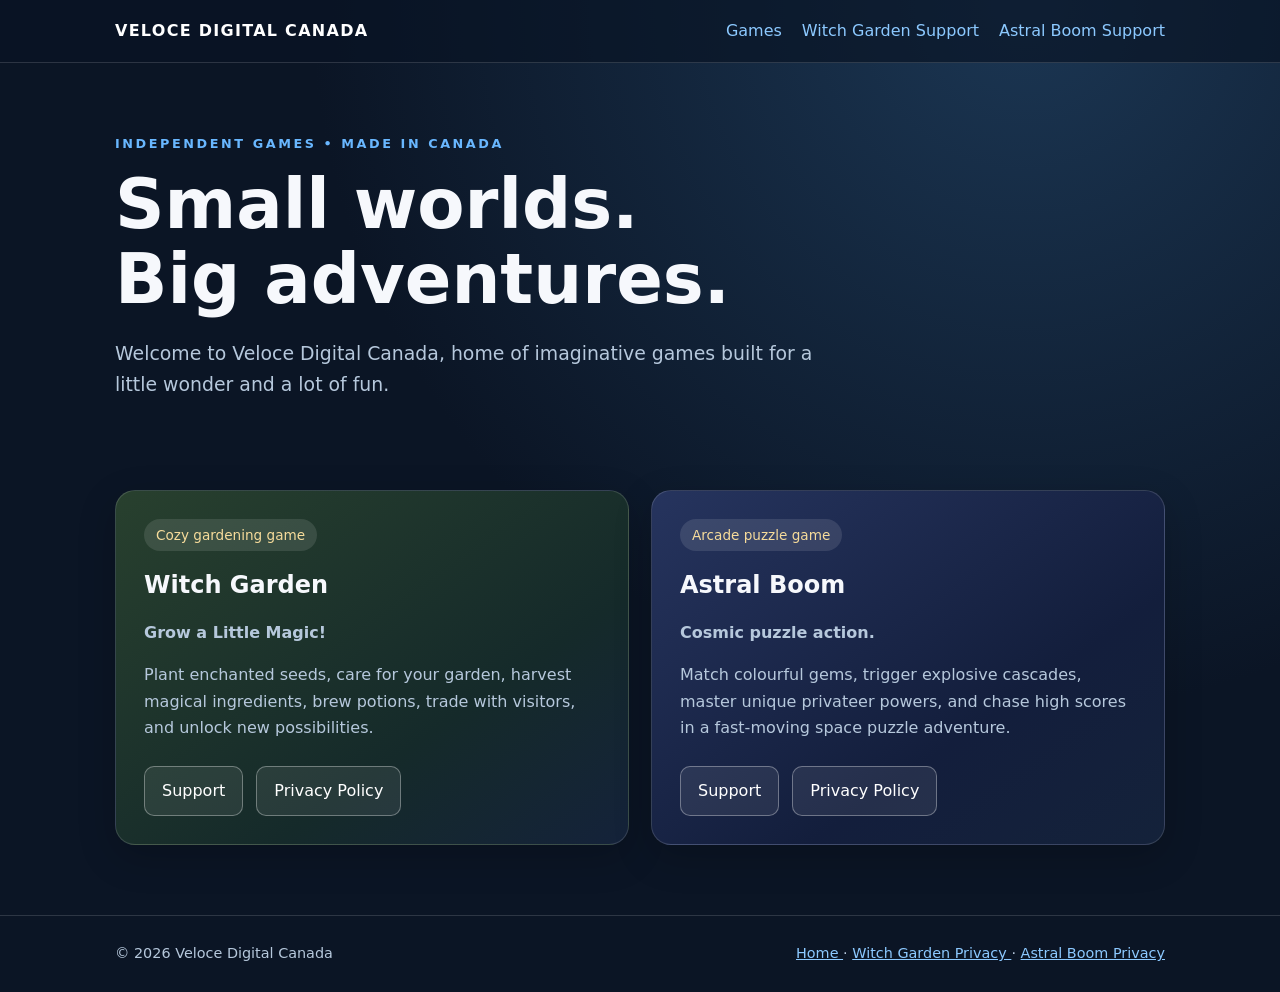
<file: index.html>
<!DOCTYPE html>
<html lang="en">
 <head>
  <meta charset="utf-8"/>
  <meta content="width=device-width,initial-scale=1" name="viewport"/>
  <meta content="Games and support from Veloce Digital Canada" name="description"/>
  <title>
   Home | Veloce Digital Canada
  </title>
  <link href="assets/style.css" rel="stylesheet"/>
 </head>
 <body>
  <header>
   <nav class="wrap">
    <a class="brand" href="index.html">
     VELOCE DIGITAL CANADA
    </a>
    <div class="links">
     <a href="index.html">
      Games
     </a>
     <a href="witch-garden/support.html">
      Witch Garden Support
     </a>
     <a href="astral-boom/support.html">
      Astral Boom Support
     </a>
    </div>
   </nav>
  </header>
  <main class="wrap">
   <section class="hero">
    <div class="eyebrow">
     Independent games • Made in Canada
    </div>
    <h1>
     Small worlds.
     <br/>
     Big adventures.
    </h1>
    <p class="lead">
     Welcome to Veloce Digital Canada, home of imaginative games built for a little wonder and a lot of fun.
    </p>
   </section>
   <section aria-label="Our games" class="grid">
    <article class="card witch">
     <span class="badge">
      Cozy gardening game
     </span>
     <h2>
      Witch Garden
     </h2>
     <p>
      <strong>
       Grow a Little Magic!
      </strong>
     </p>
     <p>
      Plant enchanted seeds, care for your garden, harvest magical ingredients, brew potions, trade with visitors, and unlock new possibilities.
     </p>
     <a class="btn" href="witch-garden/support.html">
      Support
     </a>
     <a class="btn" href="witch-garden/privacy.html">
      Privacy Policy
     </a>
    </article>
    <article class="card astral">
     <span class="badge">
      Arcade puzzle game
     </span>
     <h2>
      Astral Boom
     </h2>
     <p>
      <strong>
       Cosmic puzzle action.
      </strong>
     </p>
     <p>
      Match colourful gems, trigger explosive cascades, master unique privateer powers, and chase high scores in a fast-moving space puzzle adventure.
     </p>
     <a class="btn" href="astral-boom/support.html">
      Support
     </a>
     <a class="btn" href="astral-boom/privacy.html">
      Privacy Policy
     </a>
    </article>
   </section>
  </main>
  <footer>
   <div class="wrap">
    <span>
     © 2026 Veloce Digital Canada
    </span>
    <span>
     <a href="index.html">
      Home
     </a>
     ·
     <a href="witch-garden/privacy.html">
      Witch Garden Privacy
     </a>
     ·
     <a href="astral-boom/privacy.html">
      Astral Boom Privacy
     </a>
    </span>
   </div>
  </footer>
 </body>
</html>
</file>
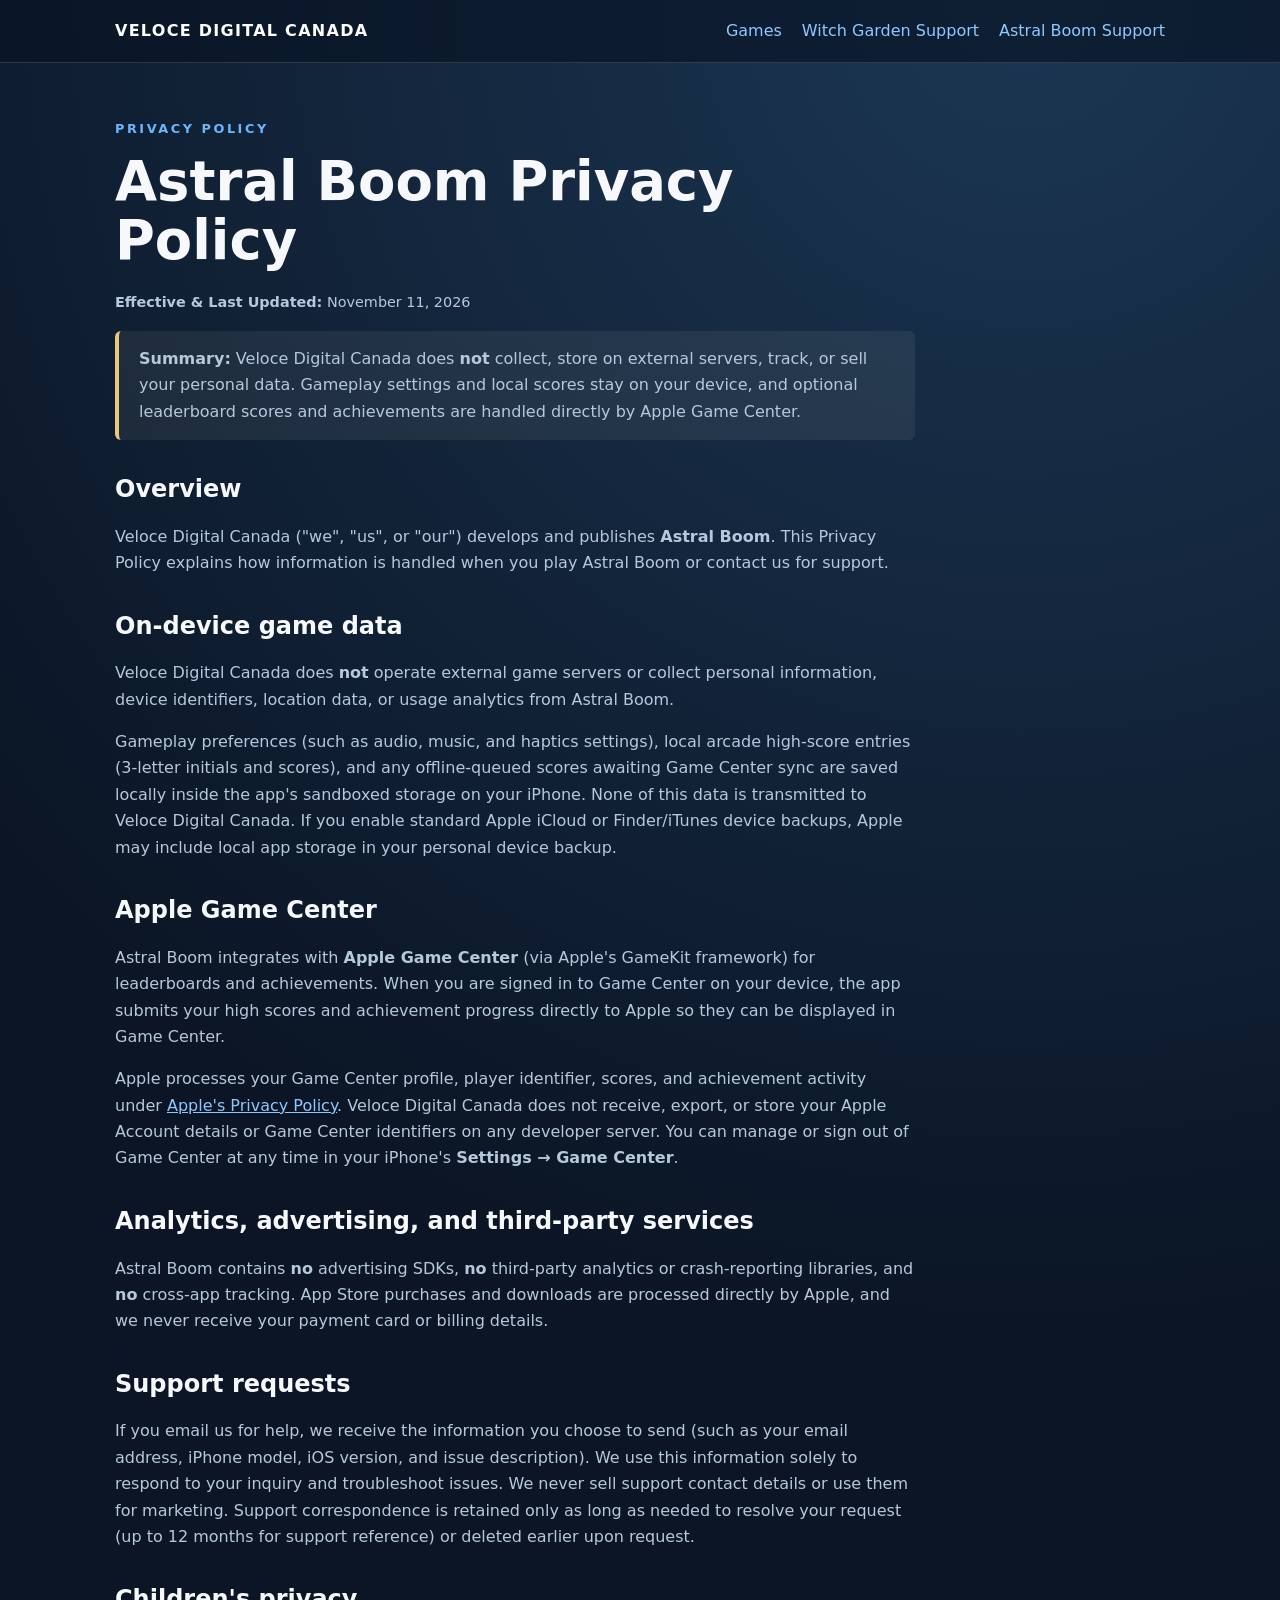
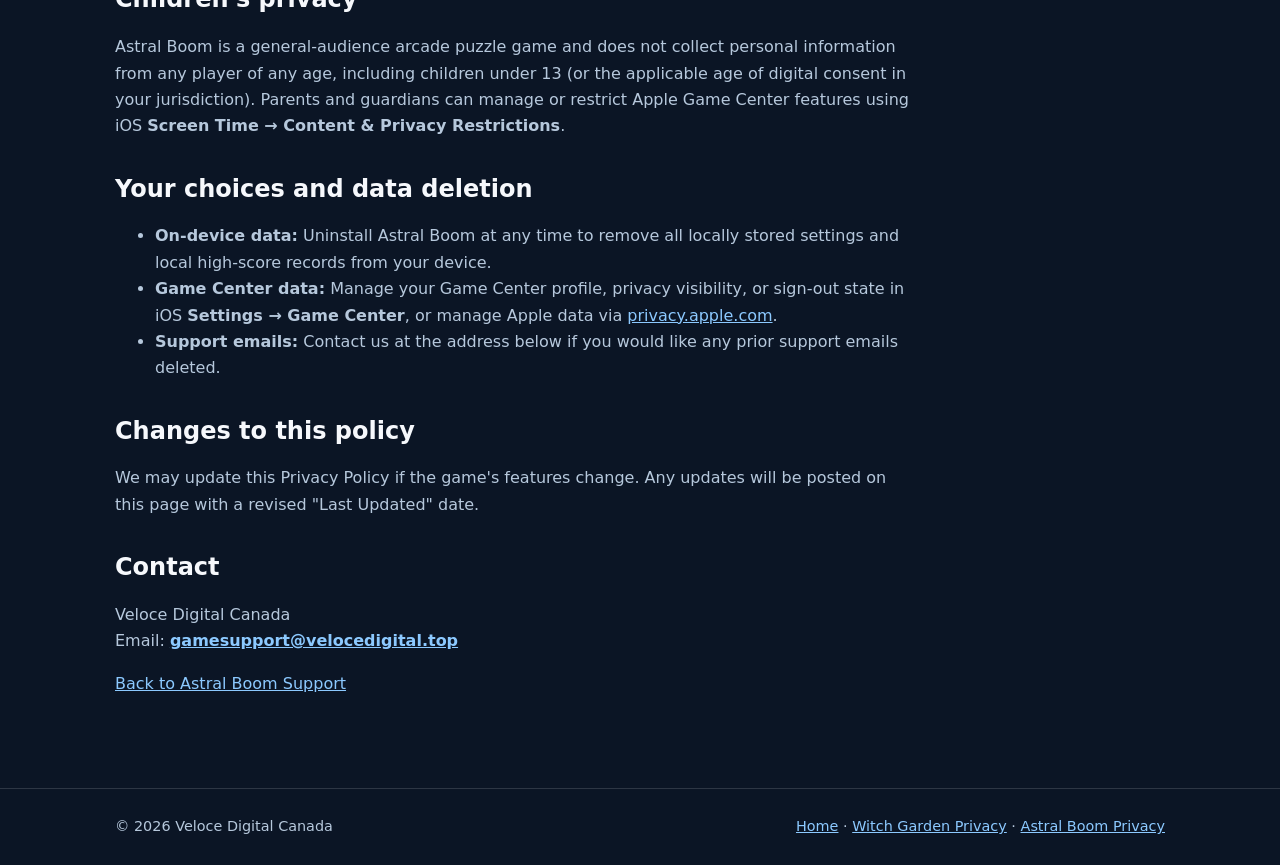
<file: astral-boom/privacy.html>
<!DOCTYPE html>
<html lang="en">
 <head>
  <meta charset="utf-8"/>
  <meta content="width=device-width,initial-scale=1" name="viewport"/>
  <meta content="Privacy Policy for Astral Boom" name="description"/>
  <title>Astral Boom Privacy Policy | Veloce Digital Canada</title>
  <link href="../assets/style.css" rel="stylesheet"/>
 </head>
 <body>
  <header>
   <nav class="wrap">
    <a class="brand" href="../index.html">VELOCE DIGITAL CANADA</a>
    <div class="links">
     <a href="../index.html">Games</a>
     <a href="../witch-garden/support.html">Witch Garden Support</a>
     <a href="../astral-boom/support.html">Astral Boom Support</a>
    </div>
   </nav>
  </header>
  <main class="wrap">
   <section class="page">
    <div class="eyebrow">Privacy policy</div>
    <h1>Astral Boom Privacy Policy</h1>
    <p class="small">
     <strong>Effective &amp; Last Updated:</strong> November 11, 2026
    </p>
    <p class="notice">
     <strong>Summary:</strong> Veloce Digital Canada does <strong>not</strong> collect, store on external servers, track, or sell your personal data. Gameplay settings and local scores stay on your device, and optional leaderboard scores and achievements are handled directly by Apple Game Center.
    </p>

    <h2>Overview</h2>
    <p>
     Veloce Digital Canada ("we", "us", or "our") develops and publishes <strong>Astral Boom</strong>. This Privacy Policy explains how information is handled when you play Astral Boom or contact us for support.
    </p>

    <h2>On-device game data</h2>
    <p>
     Veloce Digital Canada does <strong>not</strong> operate external game servers or collect personal information, device identifiers, location data, or usage analytics from Astral Boom.
    </p>
    <p>
     Gameplay preferences (such as audio, music, and haptics settings), local arcade high-score entries (3-letter initials and scores), and any offline-queued scores awaiting Game Center sync are saved locally inside the app's sandboxed storage on your iPhone. None of this data is transmitted to Veloce Digital Canada. If you enable standard Apple iCloud or Finder/iTunes device backups, Apple may include local app storage in your personal device backup.
    </p>

    <h2>Apple Game Center</h2>
    <p>
     Astral Boom integrates with <strong>Apple Game Center</strong> (via Apple's GameKit framework) for leaderboards and achievements. When you are signed in to Game Center on your device, the app submits your high scores and achievement progress directly to Apple so they can be displayed in Game Center.
    </p>
    <p>
     Apple processes your Game Center profile, player identifier, scores, and achievement activity under
     <a href="https://www.apple.com/legal/privacy/">Apple's Privacy Policy</a>.
     Veloce Digital Canada does not receive, export, or store your Apple Account details or Game Center identifiers on any developer server. You can manage or sign out of Game Center at any time in your iPhone's <strong>Settings → Game Center</strong>.
    </p>

    <h2>Analytics, advertising, and third-party services</h2>
    <p>
     Astral Boom contains <strong>no</strong> advertising SDKs, <strong>no</strong> third-party analytics or crash-reporting libraries, and <strong>no</strong> cross-app tracking. App Store purchases and downloads are processed directly by Apple, and we never receive your payment card or billing details.
    </p>

    <h2>Support requests</h2>
    <p>
     If you email us for help, we receive the information you choose to send (such as your email address, iPhone model, iOS version, and issue description). We use this information solely to respond to your inquiry and troubleshoot issues. We never sell support contact details or use them for marketing. Support correspondence is retained only as long as needed to resolve your request (up to 12 months for support reference) or deleted earlier upon request.
    </p>

    <h2>Children's privacy</h2>
    <p>
     Astral Boom is a general-audience arcade puzzle game and does not collect personal information from any player of any age, including children under 13 (or the applicable age of digital consent in your jurisdiction). Parents and guardians can manage or restrict Apple Game Center features using iOS <strong>Screen Time → Content &amp; Privacy Restrictions</strong>.
    </p>

    <h2>Your choices and data deletion</h2>
    <ul>
     <li><strong>On-device data:</strong> Uninstall Astral Boom at any time to remove all locally stored settings and local high-score records from your device.</li>
     <li><strong>Game Center data:</strong> Manage your Game Center profile, privacy visibility, or sign-out state in iOS <strong>Settings → Game Center</strong>, or manage Apple data via <a href="https://privacy.apple.com/">privacy.apple.com</a>.</li>
     <li><strong>Support emails:</strong> Contact us at the address below if you would like any prior support emails deleted.</li>
    </ul>

    <h2>Changes to this policy</h2>
    <p>
     We may update this Privacy Policy if the game's features change. Any updates will be posted on this page with a revised "Last Updated" date.
    </p>

    <h2>Contact</h2>
    <p>
     Veloce Digital Canada<br/>
     Email: <!--email_off--><strong><a href="mailto:gamesupport@velocedigital.top">gamesupport@velocedigital.top</a></strong><!--/email_off-->
    </p>
    <p>
     <a href="support.html">Back to Astral Boom Support</a>
    </p>
   </section>
  </main>
  <footer>
   <div class="wrap">
    <span>© 2026 Veloce Digital Canada</span>
    <span>
     <a href="../index.html">Home</a>
     ·
     <a href="../witch-garden/privacy.html">Witch Garden Privacy</a>
     ·
     <a href="../astral-boom/privacy.html">Astral Boom Privacy</a>
    </span>
   </div>
  </footer>
 </body>
</html>
</file>
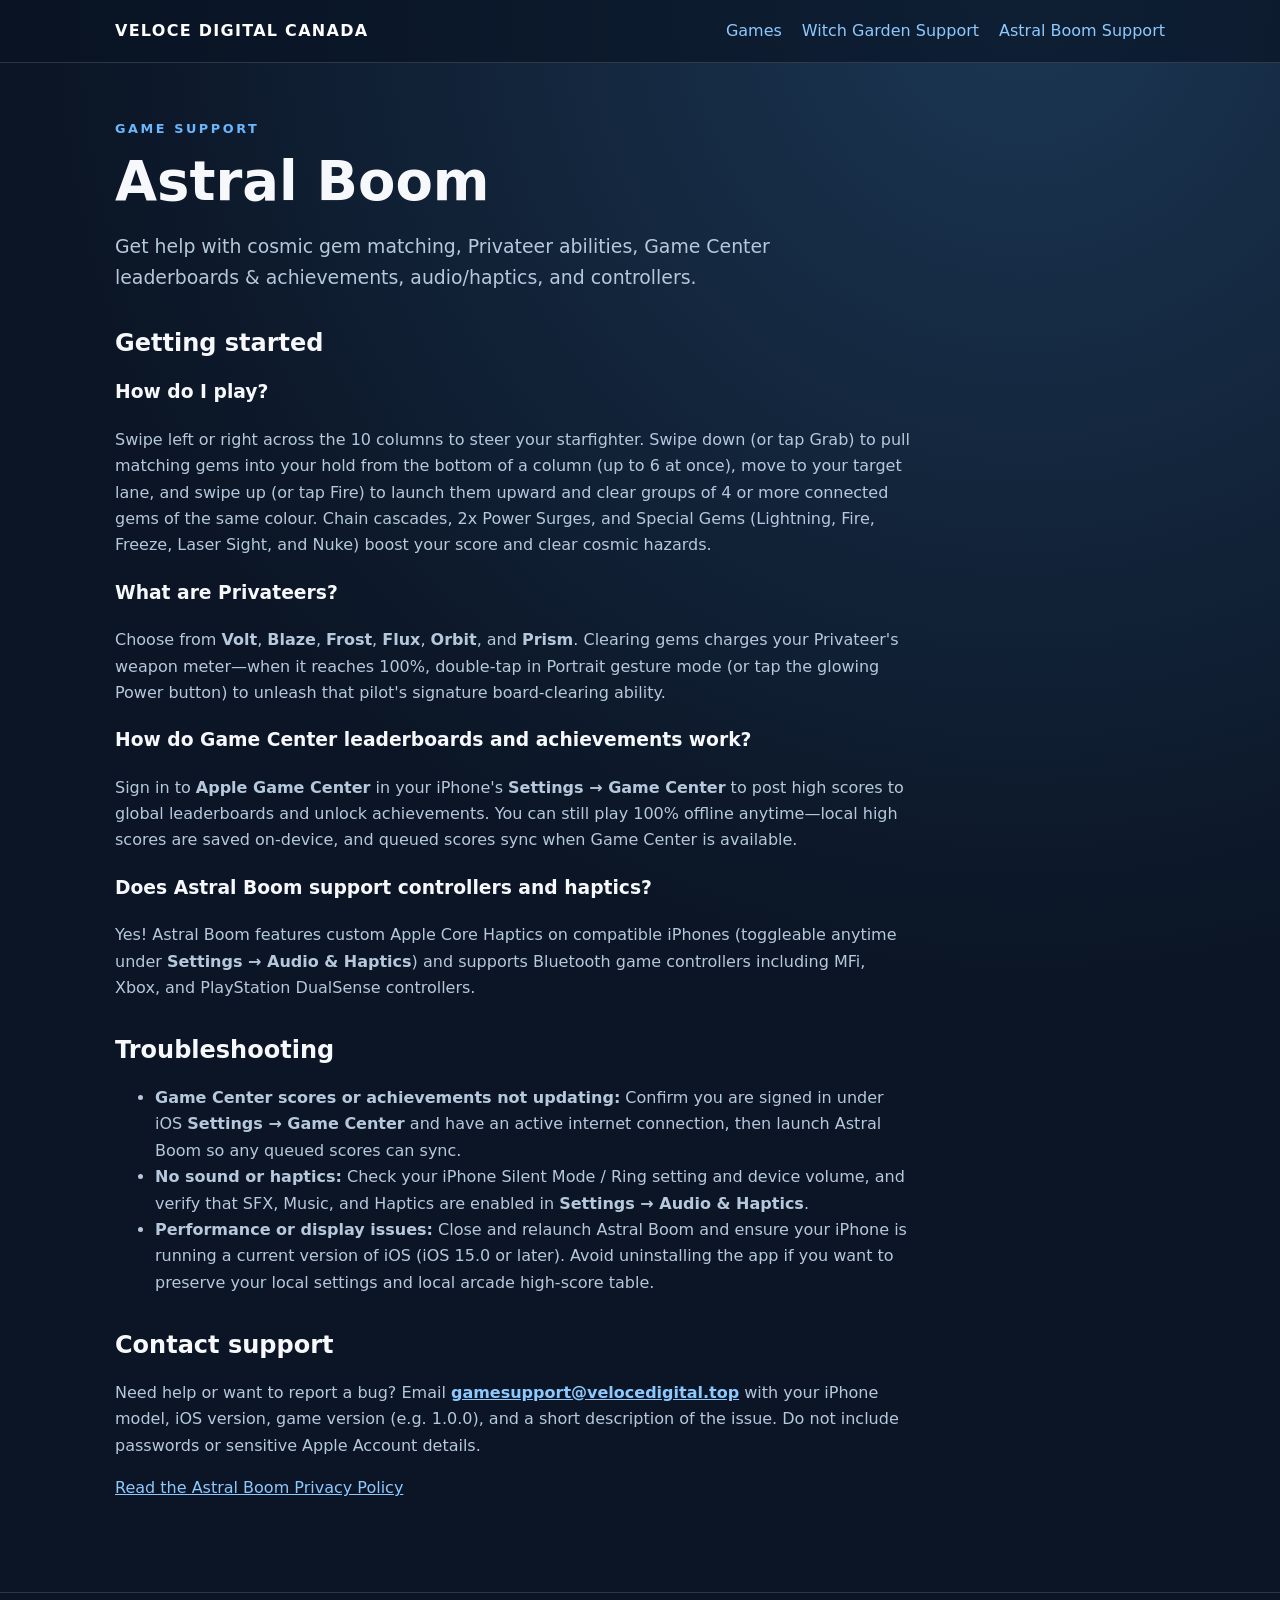
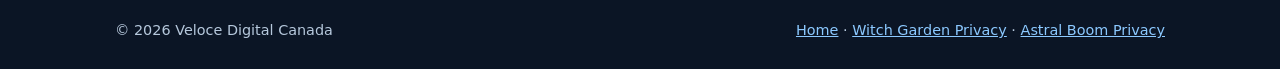
<file: astral-boom/support.html>
<!DOCTYPE html>
<html lang="en">
 <head>
  <meta charset="utf-8"/>
  <meta content="width=device-width,initial-scale=1" name="viewport"/>
  <meta content="Help and support for Astral Boom" name="description"/>
  <title>Astral Boom Support | Veloce Digital Canada</title>
  <link href="../assets/style.css" rel="stylesheet"/>
 </head>
 <body>
  <header>
   <nav class="wrap">
    <a class="brand" href="../index.html">VELOCE DIGITAL CANADA</a>
    <div class="links">
     <a href="../index.html">Games</a>
     <a href="../witch-garden/support.html">Witch Garden Support</a>
     <a href="../astral-boom/support.html">Astral Boom Support</a>
    </div>
   </nav>
  </header>
  <main class="wrap">
   <section class="page">
    <div class="eyebrow">Game support</div>
    <h1>Astral Boom</h1>
    <p class="lead">
     Get help with cosmic gem matching, Privateer abilities, Game Center leaderboards &amp; achievements, audio/haptics, and controllers.
    </p>

    <h2>Getting started</h2>
    <h3>How do I play?</h3>
    <p>
     Swipe left or right across the 10 columns to steer your starfighter. Swipe down (or tap Grab) to pull matching gems into your hold from the bottom of a column (up to 6 at once), move to your target lane, and swipe up (or tap Fire) to launch them upward and clear groups of 4 or more connected gems of the same colour. Chain cascades, 2x Power Surges, and Special Gems (Lightning, Fire, Freeze, Laser Sight, and Nuke) boost your score and clear cosmic hazards.
    </p>

    <h3>What are Privateers?</h3>
    <p>
     Choose from <strong>Volt</strong>, <strong>Blaze</strong>, <strong>Frost</strong>, <strong>Flux</strong>, <strong>Orbit</strong>, and <strong>Prism</strong>. Clearing gems charges your Privateer's weapon meter—when it reaches 100%, double-tap in Portrait gesture mode (or tap the glowing Power button) to unleash that pilot's signature board-clearing ability.
    </p>

    <h3>How do Game Center leaderboards and achievements work?</h3>
    <p>
     Sign in to <strong>Apple Game Center</strong> in your iPhone's <strong>Settings → Game Center</strong> to post high scores to global leaderboards and unlock achievements. You can still play 100% offline anytime—local high scores are saved on-device, and queued scores sync when Game Center is available.
    </p>

    <h3>Does Astral Boom support controllers and haptics?</h3>
    <p>
     Yes! Astral Boom features custom Apple Core Haptics on compatible iPhones (toggleable anytime under <strong>Settings → Audio &amp; Haptics</strong>) and supports Bluetooth game controllers including MFi, Xbox, and PlayStation DualSense controllers.
    </p>

    <h2>Troubleshooting</h2>
    <ul>
     <li><strong>Game Center scores or achievements not updating:</strong> Confirm you are signed in under iOS <strong>Settings → Game Center</strong> and have an active internet connection, then launch Astral Boom so any queued scores can sync.</li>
     <li><strong>No sound or haptics:</strong> Check your iPhone Silent Mode / Ring setting and device volume, and verify that SFX, Music, and Haptics are enabled in <strong>Settings → Audio &amp; Haptics</strong>.</li>
     <li><strong>Performance or display issues:</strong> Close and relaunch Astral Boom and ensure your iPhone is running a current version of iOS (iOS 15.0 or later). Avoid uninstalling the app if you want to preserve your local settings and local arcade high-score table.</li>
    </ul>

    <h2>Contact support</h2>
    <p>
     Need help or want to report a bug? Email
     <!--email_off--><strong><a href="mailto:gamesupport@velocedigital.top">gamesupport@velocedigital.top</a></strong><!--/email_off-->
     with your iPhone model, iOS version, game version (e.g. 1.0.0), and a short description of the issue. Do not include passwords or sensitive Apple Account details.
    </p>
    <p>
     <a href="privacy.html">Read the Astral Boom Privacy Policy</a>
    </p>
   </section>
  </main>
  <footer>
   <div class="wrap">
    <span>© 2026 Veloce Digital Canada</span>
    <span>
     <a href="../index.html">Home</a>
     ·
     <a href="../witch-garden/privacy.html">Witch Garden Privacy</a>
     ·
     <a href="../astral-boom/privacy.html">Astral Boom Privacy</a>
    </span>
   </div>
  </footer>
 </body>
</html>
</file>
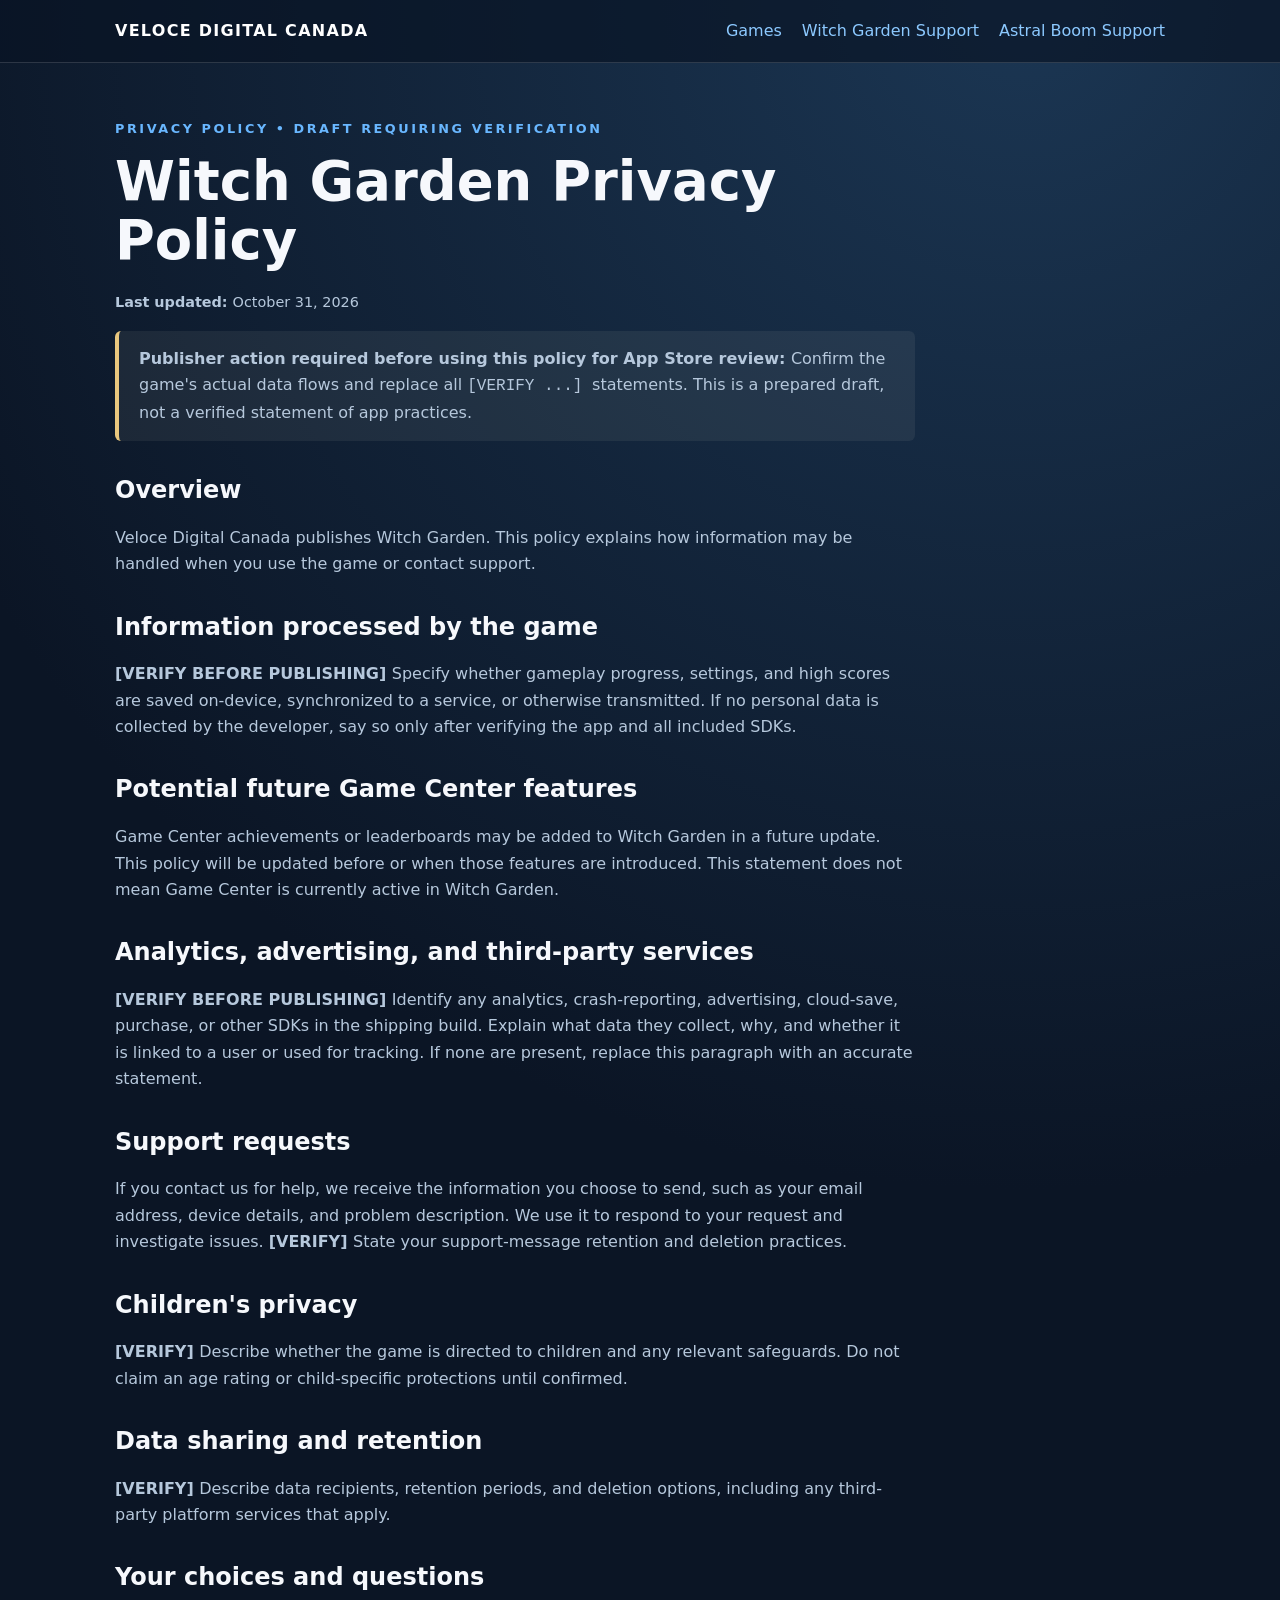
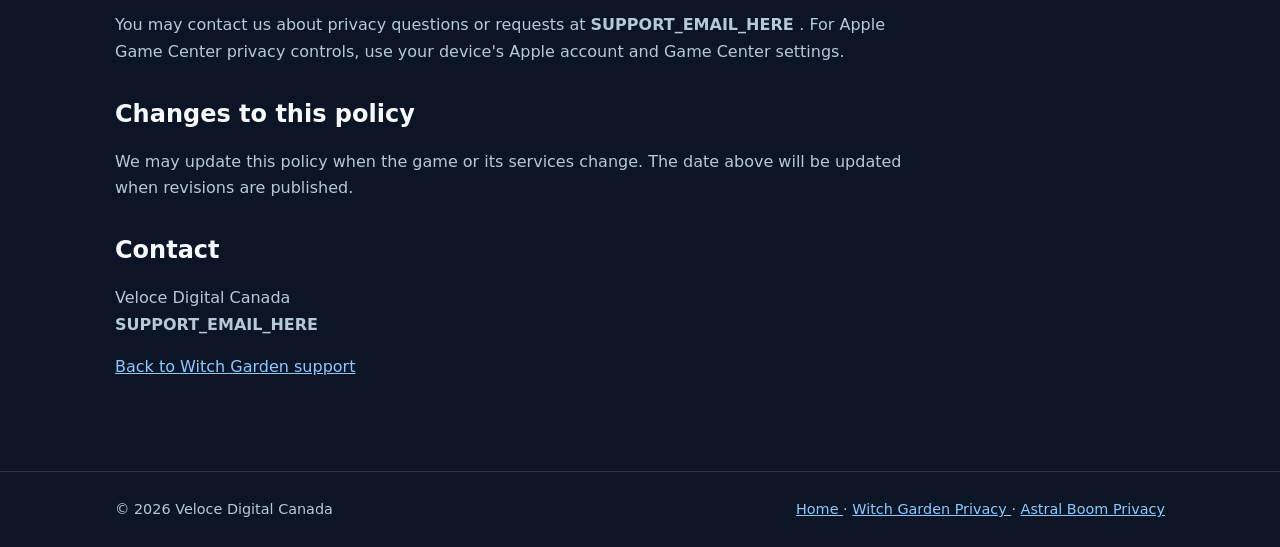
<file: witch-garden/privacy.html>
<!DOCTYPE html>
<html lang="en">
 <head>
  <meta charset="utf-8"/>
  <meta content="width=device-width,initial-scale=1" name="viewport"/>
  <meta content="Privacy information for Witch Garden" name="description"/>
  <title>
   Witch Garden Privacy Policy | Veloce Digital Canada
  </title>
  <link href="../assets/style.css" rel="stylesheet"/>
 </head>
 <body>
  <header>
   <nav class="wrap">
    <a class="brand" href="../index.html">
     VELOCE DIGITAL CANADA
    </a>
    <div class="links">
     <a href="../index.html">
      Games
     </a>
     <a href="../witch-garden/support.html">
      Witch Garden Support
     </a>
     <a href="../astral-boom/support.html">
      Astral Boom Support
     </a>
    </div>
   </nav>
  </header>
  <main class="wrap">
   <section class="page">
    <div class="eyebrow">
     Privacy policy • Draft requiring verification
    </div>
    <h1>
     Witch Garden Privacy Policy
    </h1>
    <p class="small">
     <strong>
      Last updated:
     </strong>
     October 31, 2026
    </p>
    <p class="notice">
     <strong>
      Publisher action required before using this policy for App Store review:
     </strong>
     Confirm the game's actual data flows and replace all
     <code>
      [VERIFY ...]
     </code>
     statements. This is a prepared draft, not a verified statement of app practices.
    </p>
    <h2>
     Overview
    </h2>
    <p>
     Veloce Digital Canada publishes Witch Garden. This policy explains how information may be handled when you use the game or contact support.
    </p>
    <h2>
     Information processed by the game
    </h2>
    <p>
     <strong>
      [VERIFY BEFORE PUBLISHING]
     </strong>
     Specify whether gameplay progress, settings, and high scores are saved on-device, synchronized to a service, or otherwise transmitted. If no personal data is collected by the developer, say so only after verifying the app and all included SDKs.
    </p>
    <h2>
     Potential future Game Center features
    </h2>
    <p>
     Game Center achievements or leaderboards may be added to Witch Garden in a future update. This policy will be updated before or when those features are introduced. This statement does not mean Game Center is currently active in Witch Garden.
    </p>
    <h2>
     Analytics, advertising, and third-party services
    </h2>
    <p>
     <strong>
      [VERIFY BEFORE PUBLISHING]
     </strong>
     Identify any analytics, crash-reporting, advertising, cloud-save, purchase, or other SDKs in the shipping build. Explain what data they collect, why, and whether it is linked to a user or used for tracking. If none are present, replace this paragraph with an accurate statement.
    </p>
    <h2>
     Support requests
    </h2>
    <p>
     If you contact us for help, we receive the information you choose to send, such as your email address, device details, and problem description. We use it to respond to your request and investigate issues.
     <strong>
      [VERIFY]
     </strong>
     State your support-message retention and deletion practices.
    </p>
    <h2>
     Children's privacy
    </h2>
    <p>
     <strong>
      [VERIFY]
     </strong>
     Describe whether the game is directed to children and any relevant safeguards. Do not claim an age rating or child-specific protections until confirmed.
    </p>
    <h2>
     Data sharing and retention
    </h2>
    <p>
     <strong>
      [VERIFY]
     </strong>
     Describe data recipients, retention periods, and deletion options, including any third-party platform services that apply.
    </p>
    <h2>
     Your choices and questions
    </h2>
    <p>
     You may contact us about privacy questions or requests at
     <strong>
      SUPPORT_EMAIL_HERE
     </strong>
     . For Apple Game Center privacy controls, use your device's Apple account and Game Center settings.
    </p>
    <h2>
     Changes to this policy
    </h2>
    <p>
     We may update this policy when the game or its services change. The date above will be updated when revisions are published.
    </p>
    <h2>
     Contact
    </h2>
    <p>
     Veloce Digital Canada
     <br/>
     <strong>
      SUPPORT_EMAIL_HERE
     </strong>
    </p>
    <p>
     <a href="support.html">
      Back to Witch Garden support
     </a>
    </p>
   </section>
  </main>
  <footer>
   <div class="wrap">
    <span>
     © 2026 Veloce Digital Canada
    </span>
    <span>
     <a href="../index.html">
      Home
     </a>
     ·
     <a href="../witch-garden/privacy.html">
      Witch Garden Privacy
     </a>
     ·
     <a href="../astral-boom/privacy.html">
      Astral Boom Privacy
     </a>
    </span>
   </div>
  </footer>
 </body>
</html>
</file>
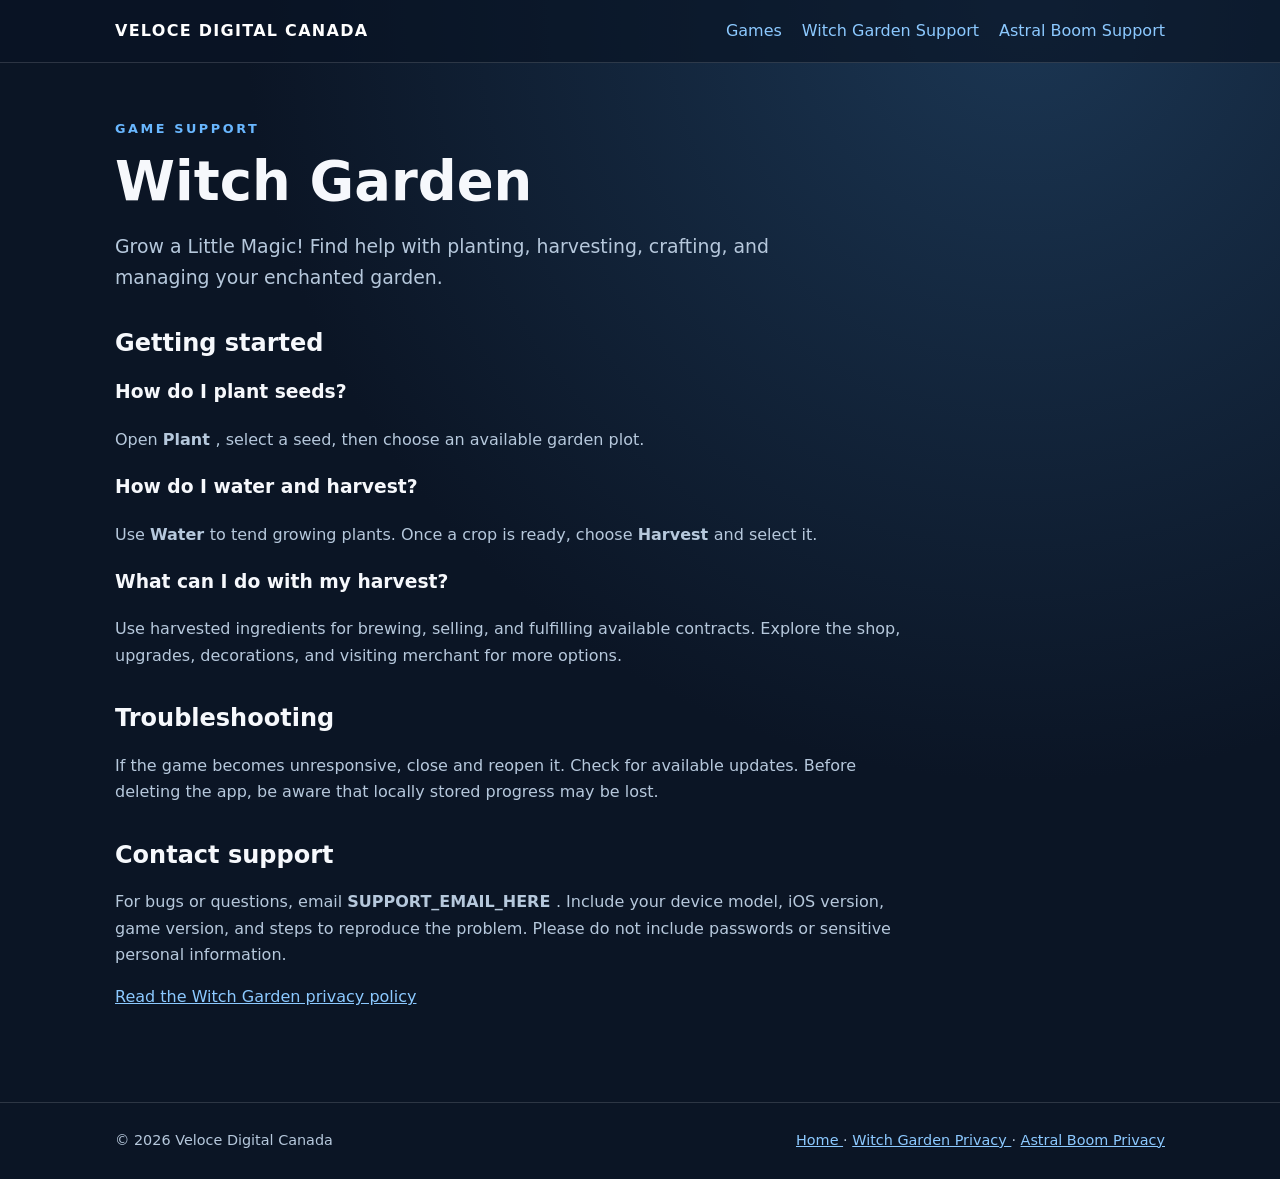
<file: witch-garden/support.html>
<!DOCTYPE html>
<html lang="en">
 <head>
  <meta charset="utf-8"/>
  <meta content="width=device-width,initial-scale=1" name="viewport"/>
  <meta content="Help and support for Witch Garden" name="description"/>
  <title>
   Witch Garden Support | Veloce Digital Canada
  </title>
  <link href="../assets/style.css" rel="stylesheet"/>
 </head>
 <body>
  <header>
   <nav class="wrap">
    <a class="brand" href="../index.html">
     VELOCE DIGITAL CANADA
    </a>
    <div class="links">
     <a href="../index.html">
      Games
     </a>
     <a href="../witch-garden/support.html">
      Witch Garden Support
     </a>
     <a href="../astral-boom/support.html">
      Astral Boom Support
     </a>
    </div>
   </nav>
  </header>
  <main class="wrap">
   <section class="page">
    <div class="eyebrow">
     Game support
    </div>
    <h1>
     Witch Garden
    </h1>
    <p class="lead">
     Grow a Little Magic! Find help with planting, harvesting, crafting, and managing your enchanted garden.
    </p>
    <h2>
     Getting started
    </h2>
    <h3>
     How do I plant seeds?
    </h3>
    <p>
     Open
     <strong>
      Plant
     </strong>
     , select a seed, then choose an available garden plot.
    </p>
    <h3>
     How do I water and harvest?
    </h3>
    <p>
     Use
     <strong>
      Water
     </strong>
     to tend growing plants. Once a crop is ready, choose
     <strong>
      Harvest
     </strong>
     and select it.
    </p>
    <h3>
     What can I do with my harvest?
    </h3>
    <p>
     Use harvested ingredients for brewing, selling, and fulfilling available contracts. Explore the shop, upgrades, decorations, and visiting merchant for more options.
    </p>
    <h2>
     Troubleshooting
    </h2>
    <p>
     If the game becomes unresponsive, close and reopen it. Check for available updates. Before deleting the app, be aware that locally stored progress may be lost.
    </p>
    <h2>
     Contact support
    </h2>
    <p>
     For bugs or questions, email
     <strong>
      SUPPORT_EMAIL_HERE
     </strong>
     . Include your device model, iOS version, game version, and steps to reproduce the problem. Please do not include passwords or sensitive personal information.
    </p>
    <p>
     <a href="privacy.html">
      Read the Witch Garden privacy policy
     </a>
    </p>
   </section>
  </main>
  <footer>
   <div class="wrap">
    <span>
     © 2026 Veloce Digital Canada
    </span>
    <span>
     <a href="../index.html">
      Home
     </a>
     ·
     <a href="../witch-garden/privacy.html">
      Witch Garden Privacy
     </a>
     ·
     <a href="../astral-boom/privacy.html">
      Astral Boom Privacy
     </a>
    </span>
   </div>
  </footer>
 </body>
</html>
</file>
<file: assets/style.css>
:root{color-scheme:dark;--bg:#0b1525;--card:#15263d;--ink:#f6f8fc;--muted:#b6c8dc;--blue:#69b7ff;--gold:#e9c77e}*{box-sizing:border-box}body{margin:0;font:16px/1.65 system-ui,-apple-system,Segoe UI,sans-serif;background:radial-gradient(circle at 80% 0,#1b3653,#0b1525 50%);color:var(--ink)}a{color:#8cc9ff}a:focus-visible,button:focus-visible{outline:3px solid #f9d57c;outline-offset:4px}.wrap{width:min(1050px,calc(100% - 36px));margin:auto}header{border-bottom:1px solid #ffffff24;background:#081323a8}nav{display:flex;align-items:center;justify-content:space-between;gap:20px;padding:18px 0;flex-wrap:wrap}nav .brand{font-weight:850;letter-spacing:.08em;text-decoration:none;color:white}nav .links{display:flex;gap:20px;flex-wrap:wrap}nav a{text-decoration:none}nav a:hover{text-decoration:underline}.hero{padding:70px 0 36px}.eyebrow{text-transform:uppercase;letter-spacing:.2em;color:var(--blue);font-size:.8rem;font-weight:700}h1{font-size:clamp(2.3rem,6vw,4.3rem);line-height:1.1;margin:12px 0 20px}h2{line-height:1.2}p,li{color:var(--muted)}.lead{font-size:1.18rem;max-width:700px}.grid{display:grid;grid-template-columns:repeat(auto-fit,minmax(260px,1fr));gap:22px;margin:35px 0 70px}.card{background:linear-gradient(150deg,#1c3650,#111f33);border:1px solid #ffffff24;border-radius:20px;padding:28px;box-shadow:0 12px 38px #0003}.card.witch{background:linear-gradient(145deg,#28402e,#152a2a 65%,#14223a)}.card.astral{background:linear-gradient(145deg,#26345e,#131e3c 65%,#14223a)}.badge{display:inline-block;padding:5px 12px;border-radius:50px;background:#ffffff1c;color:#f7dc9b;font-size:.85rem}.btn{display:inline-block;padding:11px 17px;margin:8px 8px 0 0;border:1px solid #ffffff55;border-radius:10px;color:white;text-decoration:none;background:#ffffff14}.btn:hover{background:#ffffff28}.page{padding:55px 0 75px;max-width:800px}.page h1{font-size:clamp(2.1rem,5vw,3.4rem)}.page h2{margin-top:35px}.notice{border-left:4px solid var(--gold);background:#fff2d810;padding:15px 20px;border-radius:6px}.small{font-size:.9rem}footer{border-top:1px solid #ffffff24;padding:26px 0;color:var(--muted);font-size:.9rem}footer .wrap{display:flex;justify-content:space-between;gap:15px;flex-wrap:wrap}@media(max-width:560px){.hero{padding-top:45px}.card{padding:22px}}
</file>
